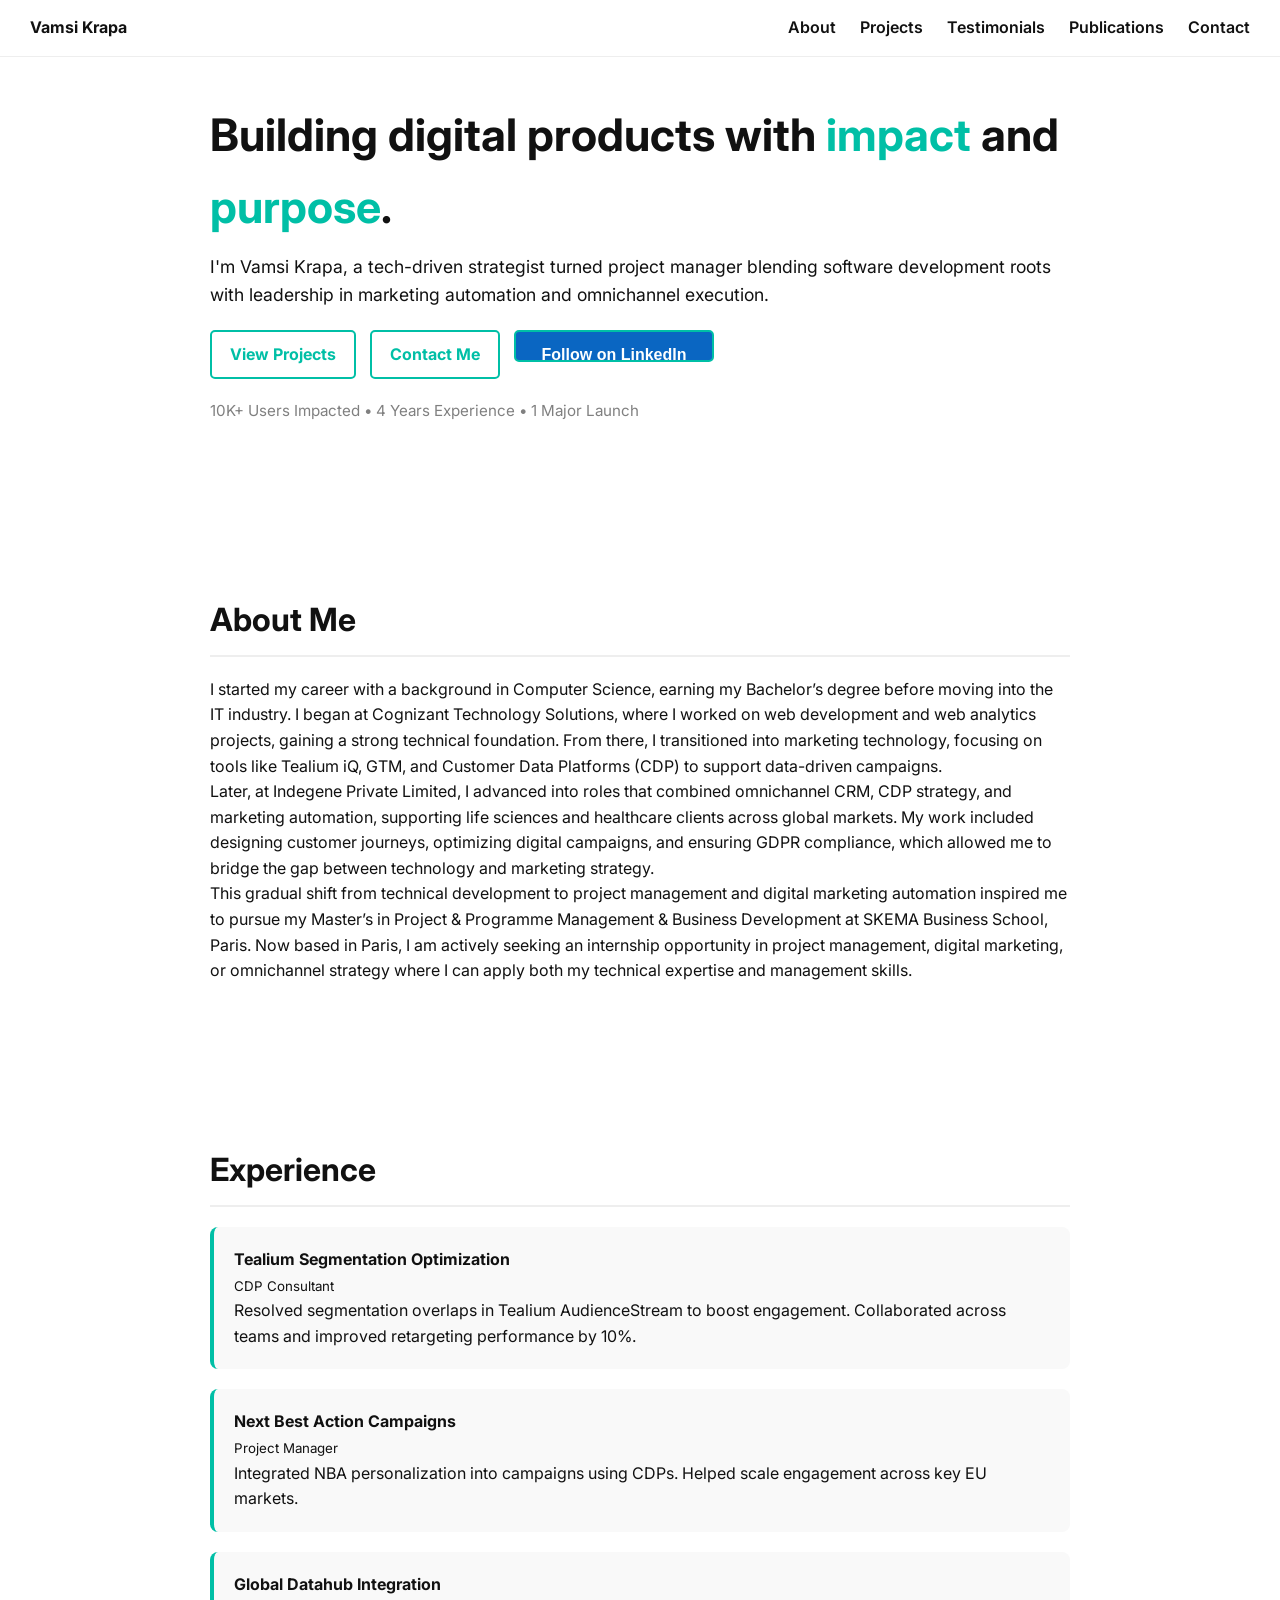
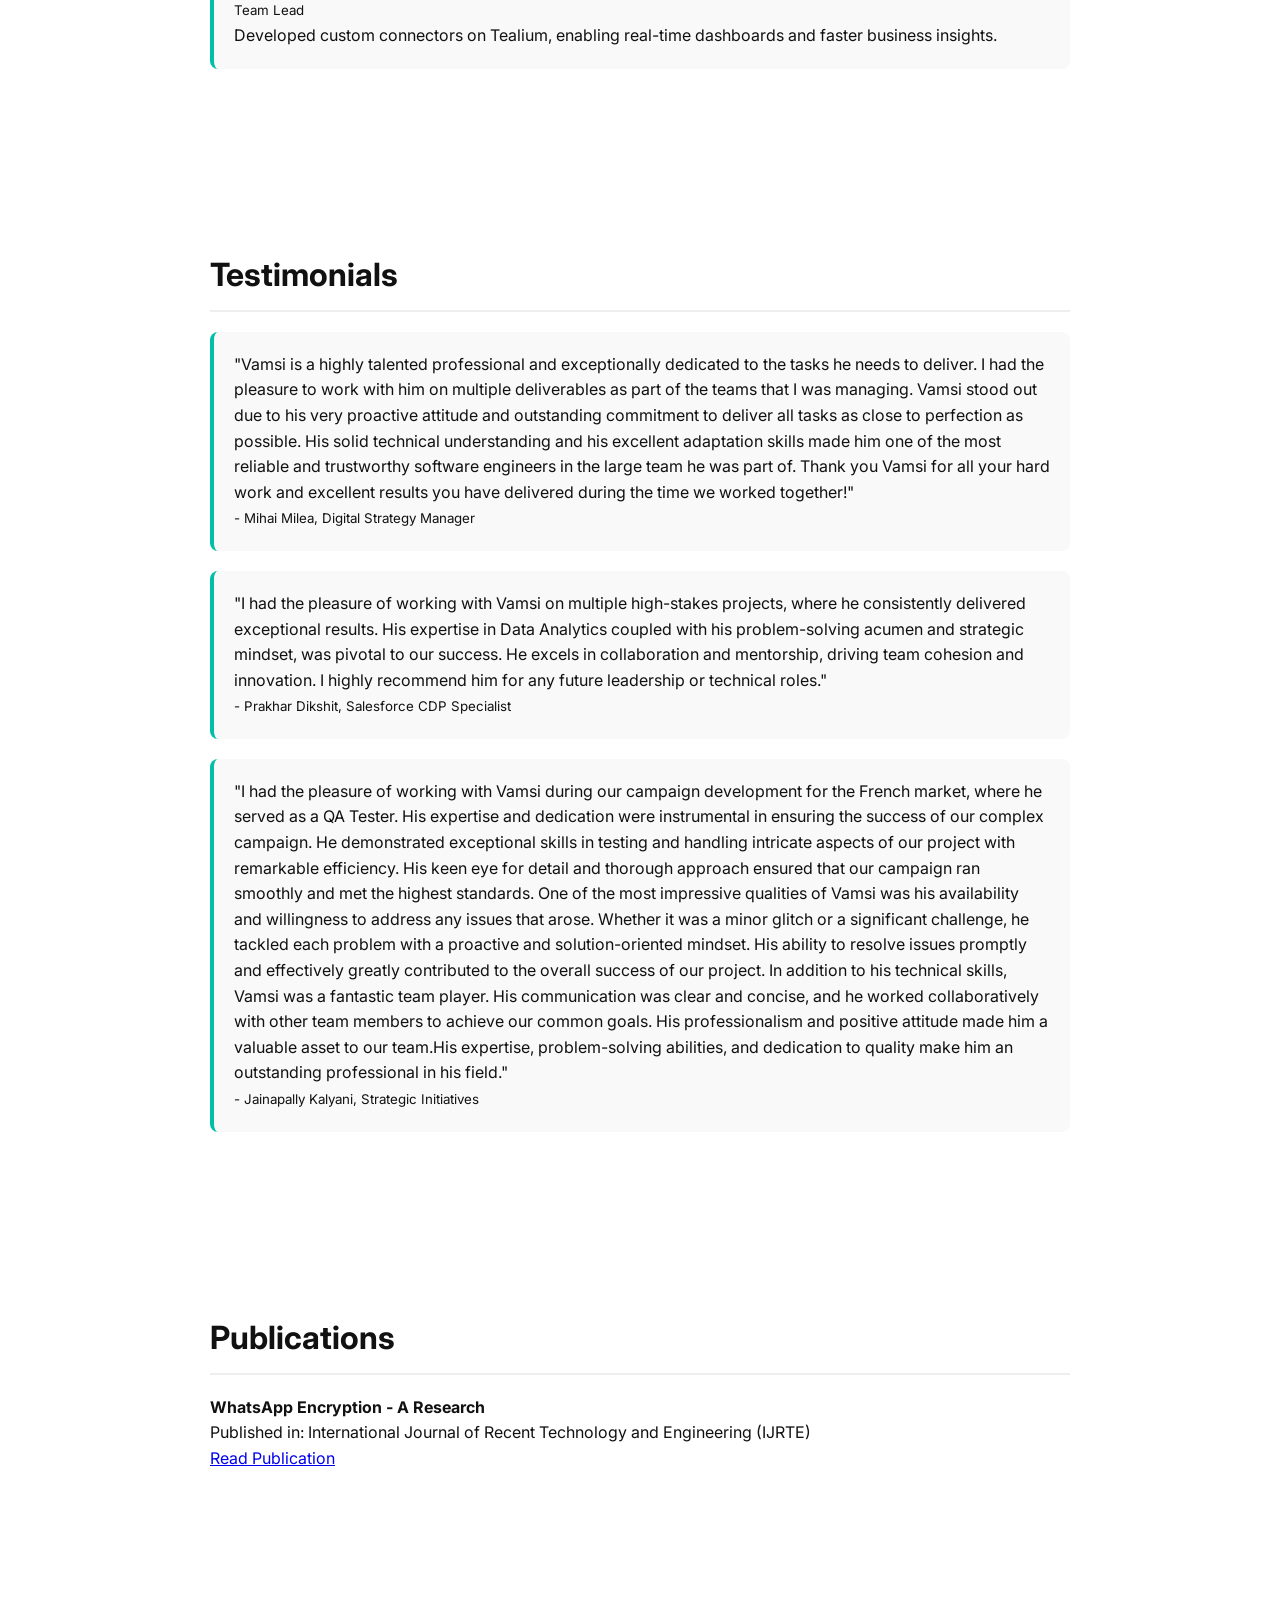
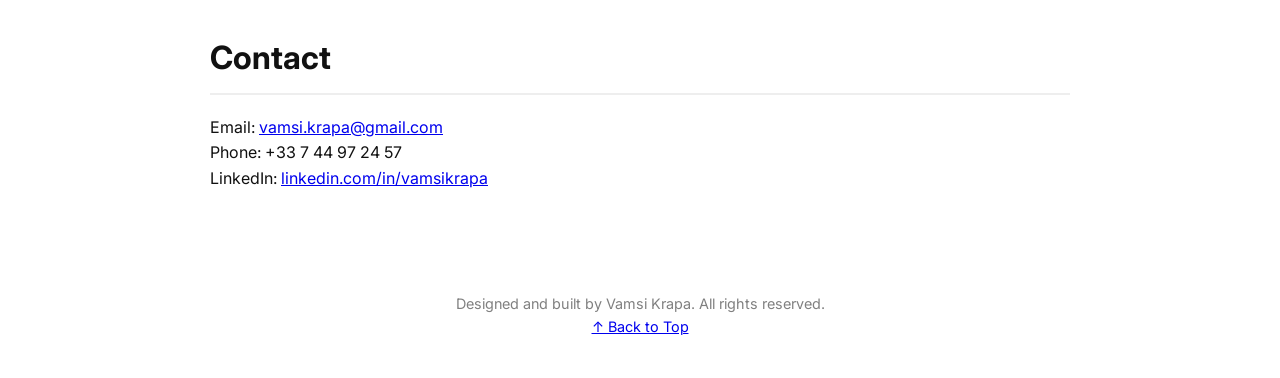
<file: index.html>
<!DOCTYPE html>
<html lang="en">
<head>
  <!-- Google Tag Manager -->
<script>(function(w,d,s,l,i){w[l]=w[l]||[];w[l].push({'gtm.start':
new Date().getTime(),event:'gtm.js'});var f=d.getElementsByTagName(s)[0],
j=d.createElement(s),dl=l!='dataLayer'?'&l='+l:'';j.async=true;j.src=
'https://www.googletagmanager.com/gtm.js?id='+i+dl;f.parentNode.insertBefore(j,f);
})(window,document,'script','dataLayer','GTM-KZCGJ9LF');</script>
<!-- End Google Tag Manager -->
  <meta charset="UTF-8" />
  <meta name="viewport" content="width=device-width, initial-scale=1.0" />
  <title>Vamsi Krapa | Portfolio</title>
  <link href="https://fonts.googleapis.com/css2?family=Inter:wght@400;700&display=swap" rel="stylesheet">
  <style>
    :root {
      --accent: #00bfa6;
      --text: #111;
      --bg: #fff;
    }
    * { box-sizing: border-box; margin: 0; padding: 0; }
    body {
      font-family: 'Inter', sans-serif;
      color: var(--text);
      background: var(--bg);
      line-height: 1.6;
      scroll-behavior: smooth;
    }
    header {
      position: fixed;
      top: 0;
      width: 100%;
      background: white;
      border-bottom: 1px solid #eee;
      padding: 15px 30px;
      display: flex;
      justify-content: space-between;
      z-index: 1000;
    }
    nav a {
      margin-left: 20px;
      text-decoration: none;
      color: var(--text);
      font-weight: 600;
    }
    section {
      max-width: 900px;
      margin: auto;
      padding: 100px 20px 60px;
    }
    .hero h1 {
      font-size: 2.8rem;
      margin-bottom: 10px;
    }
    .hero p {
      font-size: 1.1rem;
      margin: 10px 0;
    }
    .buttons a {
      display: inline-block;
      margin: 10px 10px 0 0;
      padding: 10px 18px;
      border: 2px solid var(--accent);
      color: var(--accent);
      border-radius: 5px;
      text-decoration: none;
      font-weight: bold;
    }
    .buttons a:hover {
      background: var(--accent);
      color: white;
    }
    h2 {
      font-size: 2rem;
      margin-bottom: 20px;
      border-bottom: 2px solid #eee;
      padding-bottom: 10px;
    }
    .card, .testimonial {
      background: #f9f9f9;
      margin-bottom: 20px;
      padding: 20px;
      border-left: 4px solid var(--accent);
      border-radius: 8px;
    }
    footer {
      text-align: center;
      padding: 40px 10px;
      font-size: 0.9rem;
      color: gray;
    }
     .libutton 
    {
          display: flex;
          flex-direction: column;
          justify-content: center;
          padding: 7px;
          text-align: center;
          outline: none;
          text-decoration: none !important;
          color: #ffffff !important;
          width: 200px;
          height: 32px;
          border-radius: 16px;
          background-color: #0A66C2;
          font-family: "SF Pro Text", Helvetica, sans-serif;
    }
  </style>
  <!-- Google tag (gtag.js) -->
<script async src="https://www.googletagmanager.com/gtag/js?id=G-06PCB27RBR"></script>
<script>
  window.dataLayer = window.dataLayer || [];
  function gtag(){dataLayer.push(arguments);}
  gtag('js', new Date());

  gtag('config', 'G-06PCB27RBR');
</script>
</head>
<body>
  <!-- Google Tag Manager (noscript) -->
<noscript><iframe src="https://www.googletagmanager.com/ns.html?id=GTM-KZCGJ9LF"
height="0" width="0" style="display:none;visibility:hidden"></iframe></noscript>
<!-- End Google Tag Manager (noscript) -->
  <header>
    <strong>Vamsi Krapa</strong>
    <nav>
      <a href="#about">About</a>
      <a href="#projects">Projects</a>
      <a href="#testimonials">Testimonials</a>
      <a href="#publications">Publications</a>
      <a href="#contact">Contact</a>
    </nav>
  </header>

  <section class="hero" id="home">
    <h1>Building digital products with <span style="color: var(--accent);">impact</span> and <span style="color: var(--accent);">purpose</span>.</h1>
    <p>I'm Vamsi Krapa, a tech-driven strategist turned project manager blending software development roots with leadership in marketing automation and omnichannel execution.</p>
    <div class="buttons">
      <a href="#projects">View Projects</a>
      <a href="#contact">Contact Me</a>
      <a class="libutton" href="https://www.linkedin.com/in/vamsikrapa" target="_blank" rel="noopener noreferrer">Follow on LinkedIn</a>
    </div>
    <p style="margin-top: 20px; color: gray; font-size: 0.95rem;">10K+ Users Impacted &bull; 4 Years Experience &bull; 1 Major Launch</p>
  </section>

  <section id="about">
    <h2>About Me</h2>
    <p>I started my career with a background in Computer Science, earning my Bachelor’s degree before moving into the IT industry. I began at Cognizant Technology Solutions, where I worked on web development and web analytics projects, gaining a strong technical foundation. From there, I transitioned into marketing technology, focusing on tools like Tealium iQ, GTM, and Customer Data Platforms (CDP) to support data-driven campaigns.
<br>
Later, at Indegene Private Limited, I advanced into roles that combined omnichannel CRM, CDP strategy, and marketing automation, supporting life sciences and healthcare clients across global markets. My work included designing customer journeys, optimizing digital campaigns, and ensuring GDPR compliance, which allowed me to bridge the gap between technology and marketing strategy.
<br>
This gradual shift from technical development to project management and digital marketing automation inspired me to pursue my Master’s in Project & Programme Management & Business Development at SKEMA Business School, Paris. Now based in Paris, I am actively seeking an internship opportunity in project management, digital marketing, or omnichannel strategy where I can apply both my technical expertise and management skills.</p>
  </section>

  <section id="projects">
    <h2>Experience</h2>
    <div class="card">
      <strong>Tealium Segmentation Optimization</strong><br/>
      <small>CDP Consultant</small>
      <p>Resolved segmentation overlaps in Tealium AudienceStream to boost engagement. Collaborated across teams and improved retargeting performance by 10%.</p>
    </div>
    <div class="card">
      <strong>Next Best Action Campaigns</strong><br/>
      <small>Project Manager</small>
      <p>Integrated NBA personalization into campaigns using CDPs. Helped scale engagement across key EU markets.</p>
    </div>
    <div class="card">
      <strong>Global Datahub Integration</strong><br/>
      <small>Team Lead</small>
      <p>Developed custom connectors on Tealium, enabling real-time dashboards and faster business insights.</p>
    </div>
  </section>

  <section id="testimonials">
    <h2>Testimonials</h2>
    <div class="testimonial">
      <p>"Vamsi is a highly talented professional and exceptionally dedicated to the tasks he needs to deliver. I had the pleasure to work with him on multiple deliverables as part of the teams that I was managing. 

Vamsi stood out due to his very proactive attitude and outstanding commitment to deliver all tasks as close to perfection as possible. His solid technical understanding and his excellent adaptation skills made him one of the most reliable and trustworthy software engineers in the large team he was part of.

Thank you Vamsi for all your hard work and excellent results you have delivered during the time we worked together!"</p>
      <small>- Mihai Milea, Digital Strategy Manager</small>
    </div>
    <div class="testimonial">
      <p>"I had the pleasure of working with Vamsi on multiple high-stakes projects, where he consistently delivered exceptional results. His expertise in Data Analytics coupled with his problem-solving acumen and strategic mindset, was pivotal to our success. He excels in collaboration and mentorship, driving team cohesion and innovation. I highly recommend him for any future leadership or technical roles."</p>
      <small>- Prakhar Dikshit, Salesforce CDP Specialist</small>
    </div>
    <div class="testimonial">
      <p>"I had the pleasure of working with Vamsi during our campaign development for the French market, where he served as a QA Tester. His expertise and dedication were instrumental in ensuring the success of our complex campaign. He demonstrated exceptional skills in testing and handling intricate aspects of our project with remarkable efficiency. His keen eye for detail and thorough approach ensured that our campaign ran smoothly and met the highest standards.

One of the most impressive qualities of Vamsi was his availability and willingness to address any issues that arose. Whether it was a minor glitch or a significant challenge, he tackled each problem with a proactive and solution-oriented mindset. His ability to resolve issues promptly and effectively greatly contributed to the overall success of our project.

In addition to his technical skills, Vamsi was a fantastic team player. His communication was clear and concise, and he worked collaboratively with other team members to achieve our common goals. His professionalism and positive attitude made him a valuable asset to our team.His expertise, problem-solving abilities, and dedication to quality make him an outstanding professional in his field."</p>
      <small>- Jainapally Kalyani, Strategic Initiatives</small>
    </div>
  </section>

  <section id="publications">
    <h2>Publications</h2>
    <p><strong>WhatsApp Encryption - A Research</strong><br/>
    Published in: International Journal of Recent Technology and Engineering (IJRTE)<br/>
    <a href="https://www.ijrte.org/wp-content/uploads/papers/v8i2S3/B10930782S319.pdf" target="_blank">Read Publication</a></p>
  </section>

  <section id="contact">
    <h2>Contact</h2>
    <p>Email: <a href="mailto:vamsi.krapa@gmail.com">vamsi.krapa@gmail.com</a></p>
    <p>Phone: +33 7 44 97 24 57</p>
    <p>LinkedIn: <a href="https://linkedin.com/in/vamsikrapa" target="_blank">linkedin.com/in/vamsikrapa</a></p>
  </section>

  <footer>
    Designed and built by Vamsi Krapa. All rights reserved.<br/>
    <a href="#home">↑ Back to Top</a>
  </footer>
</body>
</html>
</file>
